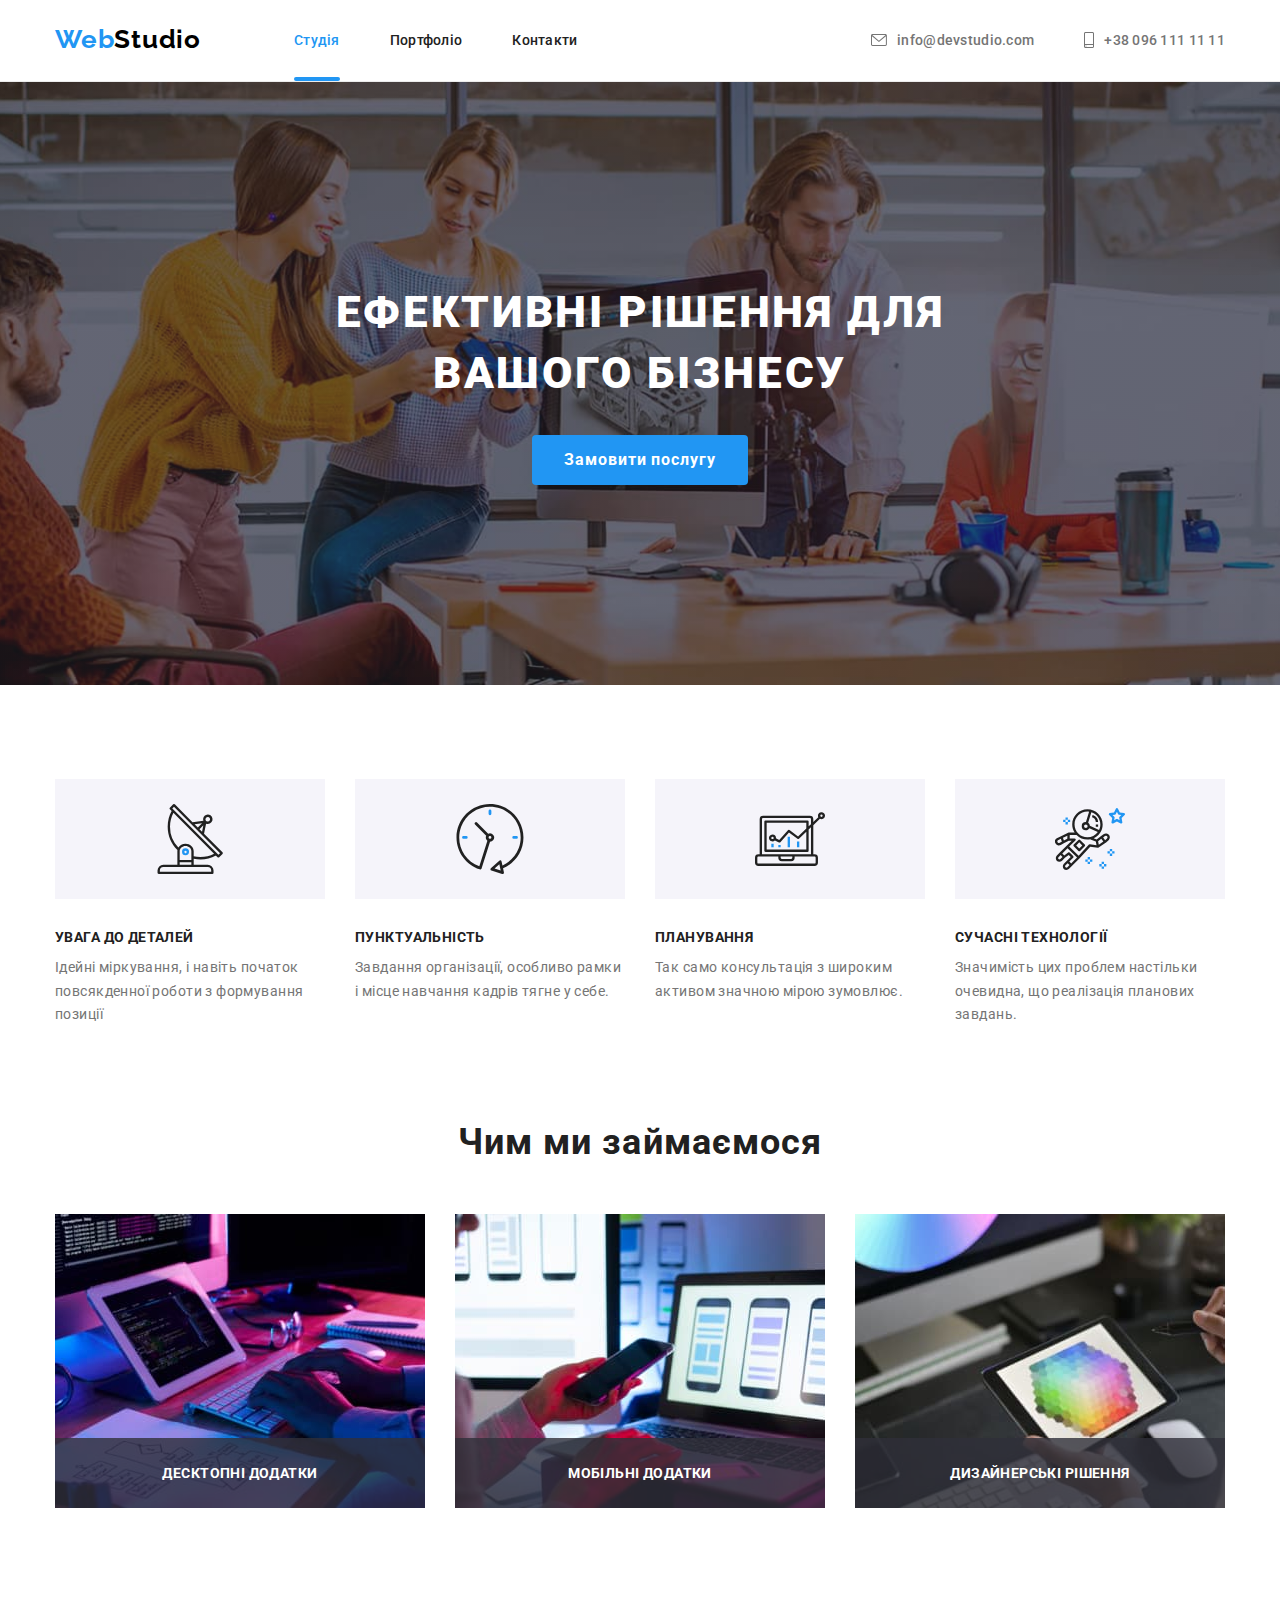
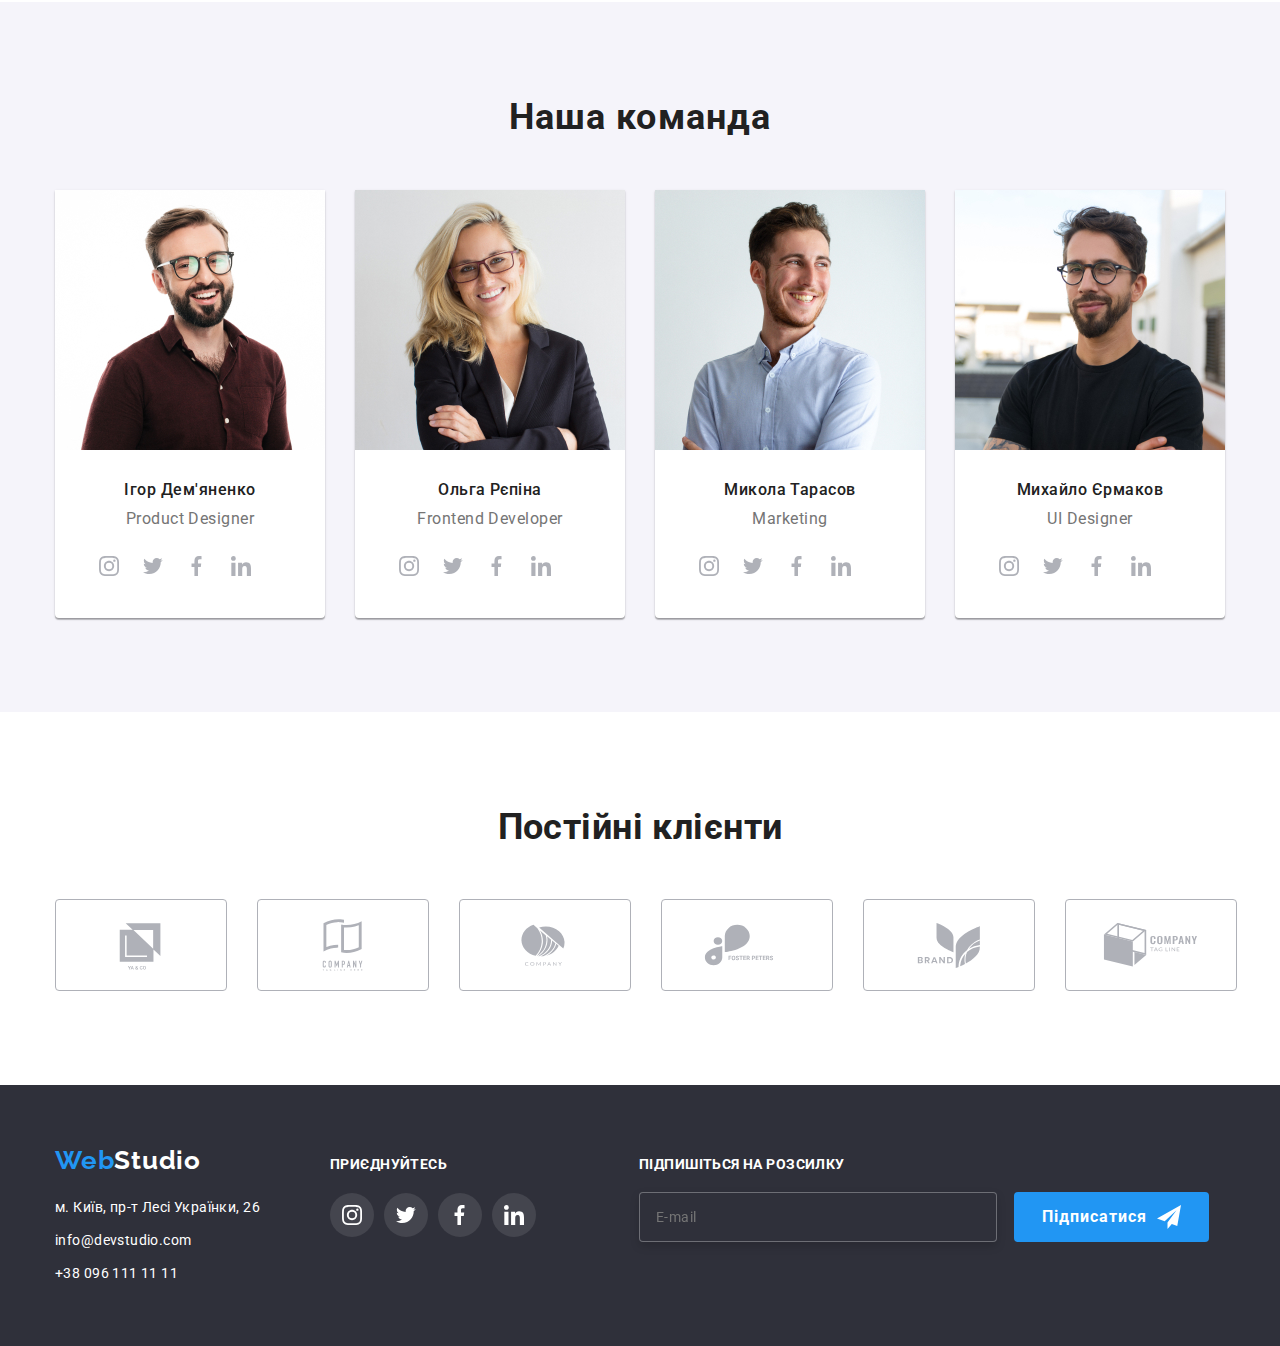
<file: index.html>
<!DOCTYPE html>
<html lang="uk">
  <head>
    <meta charset="UTF-8" />
    <meta http-equiv="X-UA-Compatible" content="IE=edge" />

    <meta name="viewport" content="width=device-width, initial-scale=1.0" />

    <link
      rel="stylesheet"
      href="https://fonts.googleapis.com/css2?family=Raleway:wght@700&family=Roboto:wght@400;500;700;900&display=swap"
    />
    <link
      rel="stylesheet"
      href="https://cdnjs.cloudflare.com/ajax/libs/modern-normalize/1.1.0/modern-normalize.min.css"
    />
    <link rel="stylesheet" href="./css/main.min.css" />
    <link rel="stylesheet" href="./js/modal.js" />
    <title>Document</title>
  </head>

  <body class="studio-main">
    <!-- HEADER -->

    <header class="page-header">
      <div class="container">
        <div class="page-header__wrap">
          <a href="" class="logo link">
            <span class="logo__element">Web</span>Studio</a
          >
          <nav class="page-header__nav">
            <ul class="page-header__nav-list list">
              <li class="page-header__nav-item">
                <a
                  href="./index.html"
                  class="page-header__nav-link page-header__nav-link--current link"
                  >Студія</a
                >
              </li>

              <li class="page-header__nav-item">
                <a href="./portfolio.html" class="link page-header__nav-link"
                  >Портфоліо</a
                >
              </li>

              <li class="page-header__nav-item">
                <a href="" class="link page-header__nav-link">Контакти</a>
              </li>
            </ul>
          </nav>

          <ul class="page-header__contact-list list">
            <li class="page-header__contact-item">
              <a
                href="mailto:info@devstudio.com"
                class="page-header__contact-link link"
              >
                <svg
                  class="page-header__icon page-header__icon-envelope"
                  width="16"
                  height="12"
                >
                  <use
                    href="./images/images-studio/sprite.svg#icon-envelope"
                  ></use>
                </svg>
                info@devstudio.com</a
              >
            </li>

            <li class="page-header__contact-item">
              <a href="tel:380961111111" class="page-header__contact-link link">
                <svg
                  class="page-header__icon page-header__icon-smartphone"
                  width="10"
                  height="16"
                >
                  <use
                    href="./images/images-studio/sprite.svg#icon-smartphone"
                  ></use>
                </svg>

                +38 096 111 11 11</a
              >
            </li>
          </ul>
        </div>

        <!-- mobile header -->

        <button
          type="button"
          class="page-header__nav-btn"
          aria-expanded="false"
          aria-controls="mobile-menu-btn"
          data-menu-button
        >
          <svg width="40" height="40" aria-label="Перемикач мобільного меню">
            <use
              class="page-header__icon-cross"
              href="./images/images-studio/sprite.svg#icon-close"
            ></use>
            <use
              class="page-header__icon-menu"
              href="./images/images-studio/sprite.svg#icon-menu"
            ></use>
          </svg>
        </button>

        <div class="page-header__mobile-menu" id="mobile-menu-btn" data-menu>
          <div class="page-header__mobile-nav">
            <nav class="">
              <ul class="page-header__mobile-nav-list list">
                <li class="page-header__mobile-nav-item">
                  <a
                    href="./index.html"
                    class="page-header__mobile-nav-link page-header__mobile-nav-link--current link"
                    >Студія</a
                  >
                </li>

                <li class="page-header__mobile-nav-item">
                  <a
                    href="./portfolio.html"
                    class="link page-header__mobile-nav-link"
                    >Портфоліо</a
                  >
                </li>

                <li class="page-header__mobile-nav-item">
                  <a href="" class="link page-header__mobile-nav-link"
                    >Контакти</a
                  >
                </li>
              </ul>
            </nav>
          </div>
          <div class="page-header__mobile-contacts">
            <ul class="list page-header__mobile-contacts-list">
              <li class="page-header__mobile-contact-item">
                <a
                  href="mailto:info@devstudio.com"
                  class="page-header__mobile-contact-link link"
                >
                  info@devstudio.com</a
                >
              </li>

              <li class="page-header__mobile-contact-item">
                <a
                  href="tel:380961111111"
                  class="page-header__mobile-contact-link link"
                >
                  +38 096 111 11 11</a
                >
              </li>
            </ul>
            <ul class="mobile-menu-list list">
              <li class="mobile-menu-item">
                <a href="" class="mobile-menu-link link">Instagram</a>
              </li>
              <li class="mobile-menu-item">
                <a href="" class="mobile-menu-link link">Twitter</a>
              </li>
              <li class="mobile-menu-item">
                <a href="" class="mobile-menu-link link">Facebook</a>
              </li>
              <li class="mobile-menu-item">
                <a href="" class="mobile-menu-link link">LinkedIn</a>
              </li>
            </ul>
          </div>
        </div>
      </div>
    </header>

    <!-- HERO SECTION -->

    <main>
      <section class="hero">
        <div class="hero__flex container">
          <h1 class="hero__title">Ефективні рішення для вашого бізнесу</h1>

          <button type="button" class="hero__button" data-modal-open>
            Замовити послугу
          </button>
        </div>
      </section>

      <!-- FEATURES -->

      <section class="features section">
        <div class="container">
          <h2 class="visually-hidden">Чому ми?</h2>

          <ul class="features__list list">
            <li class="features__item">
              <div class="features__icon">
                <svg class="features__antenna">
                  <use
                    href="./images/images-studio/sprite.svg#icon-antenna"
                  ></use>
                </svg>
              </div>

              <h3 class="features__title">УВАГА ДО ДЕТАЛЕЙ</h3>

              <p class="features__desc">
                Ідейні міркування, і навіть початок повсякденної роботи з
                формування позиції
              </p>
            </li>

            <li class="features__item">
              <div class="features__icon">
                <svg class="features__clock">
                  <use
                    href="./images/images-studio/sprite.svg#icon-clock"
                  ></use>
                </svg>
              </div>
              <h3 class="features__title">ПУНКТУАЛЬНІСТЬ</h3>

              <p class="features__desc">
                Завдання організації, особливо рамки і місце навчання кадрів
                тягне у себе.
              </p>
            </li>

            <li class="features__item">
              <div class="features__icon">
                <svg class="features__computer">
                  <use
                    href="./images/images-studio/sprite.svg#icon-computer"
                  ></use>
                </svg>
              </div>
              <h3 class="features__title">ПЛАНУВАННЯ</h3>

              <p class="features__desc">
                Так само консультація з широким активом значною мірою зумовлює.
              </p>
            </li>

            <li class="features__item">
              <div class="features__icon">
                <svg class="features__astronaut">
                  <use
                    href="./images/images-studio/sprite.svg#icon-astronaut"
                  ></use>
                </svg>
              </div>
              <h3 class="features__title">СУЧАСНІ ТЕХНОЛОГІЇ</h3>

              <p class="features__desc">
                Значимість цих проблем настільки очевидна, що реалізація
                планових завдань.
              </p>
            </li>
          </ul>
        </div>
      </section>

      <!-- WORK  -->

      <section class="work-specification section">
        <div class="container">
          <h2 class="work-specification__title">Чим ми займаємося</h2>

          <ul class="work-specification__list list">
            <li class="work-specification__item">
              <div class="work-specification__overlay">
                <picture>
                  <source
                    srcset="
                      ./images/images-studio/box1.jpg    1x,
                      ./images/images-studio/box1@2x.jpg 2x
                    "
                    media="(min-width:1200px)"
                  />
                  <img
                    class="work-specification__img"
                    src="./images/images-studio/box1.jpg"
                    alt="Людина, що працює на планшеті"
                    width="370"
                  />
                </picture>

                <span class="work-specification__field">Десктопні додатки</span>
              </div>
            </li>

            <li class="work-specification__item">
              <div class="work-specification__overlay">
                <picture>
                  <source
                    srcset="
                      ./images/images-studio/box2.jpg    1x,
                      ./images/images-studio/box2@2x.jpg 2x
                    "
                    media="(min-width:1200px)"
                  />
                  <img
                    class="work-specification__img"
                    src="./images/images-studio/box2.jpg"
                    alt="Людина, яка тримає телефон перед ноутбуком"
                    width="370"
                  />
                </picture>

                <span class="work-specification__field">Мобільні додатки</span>
              </div>
            </li>

            <li class="work-specification__item">
              <div class="work-specification__overlay">
                <picture>
                  <source
                    srcset="
                      ./images/images-studio/box3.jpg    1x,
                      ./images/images-studio/box3@2x.jpg 2x
                    "
                    media="(min-width:1200px)"
                  />
                  <img
                    class="work-specification__img"
                    src="./images/images-studio/box3.jpg"
                    alt="Людина, яка тримає планшет з палітрою"
                    width="370"
                  />
                </picture>

                <span class="work-specification__field"
                  >Дизайнерські рішення</span
                >
              </div>
            </li>
          </ul>
        </div>
      </section>

      <!-- TEAM -->
      <section class="team section">
        <div class="container">
          <h2 class="team__title">Наша команда</h2>

          <ul class="team__list list">
            <li class="team__item">
              <picture>
                <source
                  srcset="
                    ./images/images-studio/igor/imgdesktop.jpg    1x,
                    ./images/images-studio/igor/imgdesktop@2x.jpg 2x
                  "
                  media="(min-width:1200px)"
                />
                <source
                  srcset="
                    ./images/images-studio/igor/igor-tablet.jpg    1x,
                    ./images/images-studio/igor/igot-tablet@2x.jpg 2x
                  "
                  media="(min-width:768px)"
                />
                <source
                  srcset="
                    ./images/images-studio/igor/igor-mobile.jpg    1x,
                    ./images/images-studio/igor/igor-mobile@2x.jpg 2x
                  "
                  media="(max-width:480px)"
                />

                <img
                  class="team__image"
                  src="./images/images-studio/igor/imgdesktop.jpg"
                  alt="Фото члена команди"
                />
              </picture>

              <div class="team__content">
                <h3 class="team__member">Ігор Дем'яненко</h3>

                <p class="team__position">Product Designer</p>

                <!-- SOCIAL MEDIA ICONS -->

                <ul class="social-media list">
                  <li>
                    <a href="" class="social-media__link"
                      ><svg class="social-media__icon">
                        <use
                          href="./images/images-studio/sprite.svg#icon-instagram"
                        ></use>
                      </svg>
                    </a>
                  </li>
                  <li>
                    <a href="" class="social-media__link"
                      ><svg class="social-media__icon">
                        <use
                          href="./images/images-studio/sprite.svg#icon-twitter"
                        ></use>
                      </svg>
                    </a>
                  </li>
                  <li>
                    <a href="" class="social-media__link"
                      ><svg class="social-media__icon">
                        <use
                          href="./images/images-studio/sprite.svg#icon-facebook"
                        ></use>
                      </svg>
                    </a>
                  </li>
                  <li>
                    <a href="" class="social-media__link"
                      ><svg class="social-media__icon">
                        <use
                          href="./images/images-studio/sprite.svg#icon-linkedin"
                        ></use>
                      </svg>
                    </a>
                  </li>
                </ul>
              </div>
            </li>

            <li class="team__item">
              <picture>
                <source
                  srcset="
                    ./images/images-studio/olga/imgdesktop.jpg    1x,
                    ./images/images-studio/olga/imgdesktop@2x.jpg 2x
                  "
                  media="(min-width:1200px)"
                />
                <source
                  srcset="
                    ./images/images-studio/olga/imgtablet.jpg    1x,
                    ./images/images-studio/olga/imgtablet@2x.jpg 2x
                  "
                  media="(min-width:768px)"
                />
                <source
                  srcset="
                    ./images/images-studio/olga/imgmobile.jpg    1x,
                    ./images/images-studio/olga/imgmobile@2x.jpg 2x
                  "
                  media="(max-width:480px)"
                />

                <img
                  class="team__image"
                  src="./images/images-studio/olga/imgdesktop.jpg"
                  alt="Фото члена команди"
                />
              </picture>
              <div class="team__content">
                <h3 class="team__member">Ольга Рєпіна</h3>

                <p class="team__position">Frontend Developer</p>

                <!-- SOCIAL MEDIA ICONS -->

                <ul class="social-media list">
                  <li>
                    <a href="" class="social-media__link"
                      ><svg class="social-media__icon">
                        <use
                          href="./images/images-studio/sprite.svg#icon-instagram"
                        ></use>
                      </svg>
                    </a>
                  </li>
                  <li>
                    <a href="" class="social-media__link"
                      ><svg class="social-media__icon">
                        <use
                          href="./images/images-studio/sprite.svg#icon-twitter"
                        ></use>
                      </svg>
                    </a>
                  </li>
                  <li>
                    <a href="" class="social-media__link"
                      ><svg class="social-media__icon">
                        <use
                          href="./images/images-studio/sprite.svg#icon-facebook"
                        ></use>
                      </svg>
                    </a>
                  </li>
                  <li>
                    <a href="" class="social-media__link"
                      ><svg class="social-media__icon">
                        <use
                          href="./images/images-studio/sprite.svg#icon-linkedin"
                        ></use>
                      </svg>
                    </a>
                  </li>
                </ul>
              </div>
            </li>

            <li class="team__item">
              <picture>
                <source
                  srcset="
                    ./images/images-studio/mykola/imgdesktop.jpg    1x,
                    ./images/images-studio/mykola/img@2xdesktop.jpg 2x
                  "
                  media="(min-width:1200px)"
                />
                <source
                  srcset="
                    ./images/images-studio/mykola/imgtablet.jpg    1x,
                    ./images/images-studio/mykola/imgtablet@2x.jpg 2x
                  "
                  media="(min-width:768px)"
                />
                <source
                  srcset="
                    ./images/images-studio/mykola/imgmobile.jpg    1x,
                    ./images/images-studio/mykola/imgmobile@2x.jpg 2x
                  "
                  media="(max-width:480px)"
                />

                <img
                  class="team__image"
                  src="./images/images-studio/mykola/imgdesktop.jpg"
                  alt="Фото члена команди"
                />
              </picture>
              <div class="team__content">
                <h3 class="team__member">Микола Тарасов</h3>

                <p class="team__position">Marketing</p>

                <!-- SOCIAL MEDIA ICONS -->

                <ul class="social-media list">
                  <li>
                    <a href="" class="social-media__link"
                      ><svg class="social-media__icon">
                        <use
                          href="./images/images-studio/sprite.svg#icon-instagram"
                        ></use>
                      </svg>
                    </a>
                  </li>
                  <li>
                    <a href="" class="social-media__link"
                      ><svg class="social-media__icon">
                        <use
                          href="./images/images-studio/sprite.svg#icon-twitter"
                        ></use>
                      </svg>
                    </a>
                  </li>
                  <li>
                    <a href="" class="social-media__link"
                      ><svg class="social-media__icon">
                        <use
                          href="./images/images-studio/sprite.svg#icon-facebook"
                        ></use>
                      </svg>
                    </a>
                  </li>
                  <li>
                    <a href="" class="social-media__link"
                      ><svg class="social-media__icon">
                        <use
                          href="./images/images-studio/sprite.svg#icon-linkedin"
                        ></use>
                      </svg>
                    </a>
                  </li>
                </ul>
              </div>
            </li>

            <li class="team__item">
              <picture>
                <source
                  srcset="
                    ./images/images-studio/myhailo/imgdesktop.jpg    1x,
                    ./images/images-studio/myhailo/imgdesktop@2x.jpg 2x
                  "
                  media="(min-width:1200px)"
                />
                <source
                  srcset="
                    ./images/images-studio/myhailo/imgtablet.jpg    1x,
                    ./images/images-studio/myhailo/imgtablet@2x.jpg 2x
                  "
                  media="(min-width:768px)"
                />
                <source
                  srcset="
                    ./images/images-studio/myhailo/imgmobile.jpg    1x,
                    ./images/images-studio/myhailo/imgmobile@2x.jpg 2x
                  "
                  media="(max-width:480px)"
                />

                <img
                  class="team__image"
                  src="./images/images-studio/myhailo/imgdesktop.jpg"
                  alt="Фото члена команди"
                />
              </picture>
              <div class="team__content">
                <h3 class="team__member">Михайло Єрмаков</h3>

                <p class="team__position">UI Designer</p>

                <!-- SOCIAL MEDIA ICONS -->

                <ul class="social-media list">
                  <li>
                    <a href="" class="social-media__link"
                      ><svg class="social-media__icon">
                        <use
                          href="./images/images-studio/sprite.svg#icon-instagram"
                        ></use>
                      </svg>
                    </a>
                  </li>
                  <li>
                    <a href="" class="social-media__link"
                      ><svg class="social-media__icon">
                        <use
                          href="./images/images-studio/sprite.svg#icon-twitter"
                        ></use>
                      </svg>
                    </a>
                  </li>
                  <li>
                    <a href="" class="social-media__link"
                      ><svg class="social-media__icon">
                        <use
                          href="./images/images-studio/sprite.svg#icon-facebook"
                        ></use>
                      </svg>
                    </a>
                  </li>
                  <li>
                    <a href="" class="social-media__link"
                      ><svg class="social-media__icon">
                        <use
                          href="./images/images-studio/sprite.svg#icon-linkedin"
                        ></use>
                      </svg>
                    </a>
                  </li>
                </ul>
              </div>
            </li>
          </ul>
        </div>
      </section>

      <!-- OUR CLIENTS -->
      <section class="clients section">
        <div class="container">
          <h2 class="clients__title">Постійні клієнти</h2>

          <ul class="clients-list list">
            <li class="clients-list__item">
              <a href="" class="client__link">
                <svg class="clients__icon" width="106" height="60">
                  <use
                    href="./images/images-studio/sprite.svg#icon-client-one"
                  ></use>
                </svg>
              </a>
            </li>
            <li class="clients-list__item">
              <a href="" class="client__link">
                <svg class="clients__icon" width="106" height="60">
                  <use
                    href="./images/images-studio/sprite.svg#icon-client-two"
                  ></use>
                </svg>
              </a>
            </li>
            <li class="clients-list__item">
              <a href="" class="client__link">
                <svg class="clients__icon" width="106" height="60">
                  <use
                    href="./images/images-studio/sprite.svg#icon-client-three"
                  ></use>
                </svg>
              </a>
            </li>
            <li class="clients-list__item">
              <a href="" class="client__link">
                <svg class="clients__icon" width="106" height="60">
                  <use
                    href="./images/images-studio/sprite.svg#icon-client-four"
                  ></use>
                </svg>
              </a>
            </li>
            <li class="clients-list__item">
              <a href="" class="client__link">
                <svg class="clients__icon" width="106" height="60">
                  <use
                    href="./images/images-studio/sprite.svg#icon-client-five"
                  ></use>
                </svg>
              </a>
            </li>
            <li class="clients-list__item">
              <a href="" class="client__link">
                <svg class="clients__icon" width="106" height="60">
                  <use
                    href="./images/images-studio/sprite.svg#icon-client-six"
                  ></use>
                </svg>
              </a>
            </li>
          </ul>
        </div>
      </section>
    </main>

    <!-- FOOTER -->

    <footer class="footer">
      <div class="footer__flex container">
        <div class="footer__flex-pos">
          <div class="footer__adress-wrap">
            <a href="" class="logo logo--theme-dark link">
              <span class="logo__element">Web</span>Studio</a
            >

            <address class="address">
              <ul class="address__list list">
                <li class="address__item">
                  <a href="" class="address__link link">
                    м. Київ, пр-т Лесі Українки, 26</a
                  >
                </li>
                <li class="address__item">
                  <a
                    href="mailto:info@devstudio.com"
                    class="address__link address__link--active link"
                    >info@devstudio.com</a
                  >
                </li>
                <li>
                  <a
                    href="tel:380961111111"
                    class="address__link address__link--active link"
                    >+38 096 111 11 11</a
                  >
                </li>
              </ul>
            </address>
          </div>

          <div class="join">
            <p class="join__title">приєднуйтесь</p>
            <ul class="join-list list">
              <li>
                <a href="" class="join-list__link">
                  <svg class="join-list__icon">
                    <use
                      href="./images/images-studio/sprite.svg#icon-instagram"
                    ></use>
                  </svg>
                </a>
              </li>
              <li>
                <a href="" class="join-list__link">
                  <svg class="join-list__icon">
                    <use
                      href="./images/images-studio/sprite.svg#icon-twitter"
                    ></use>
                  </svg>
                </a>
              </li>
              <li>
                <a href="" class="join-list__link">
                  <svg class="join-list__icon">
                    <use
                      href="./images/images-studio/sprite.svg#icon-facebook"
                    ></use>
                  </svg>
                </a>
              </li>
              <li>
                <a href="" class="join-list__link">
                  <svg class="join-list__icon">
                    <use
                      href="./images/images-studio/sprite.svg#icon-linkedin"
                    ></use>
                  </svg>
                </a>
              </li>
            </ul>
          </div>
        </div>

        <!-- 
     SIGNUP-FORM  -->

        <form class="signup-form">
          <p class="signup-form__title">Підпишіться на розсилку</p>
          <div class="signup-form__wrap">
            <input
              type="email"
              class="signup-form__input"
              placeholder="E-mail"
            />

            <button type="submit" class="signup-form__btn">
              Підписатися
              <svg class="signup-form__icon" width="24" height="24">
                <use
                  href="./images/images-studio/sprite.svg#icon-icon-send-2"
                ></use>
              </svg>
            </button>
          </div>
        </form>
      </div>
    </footer>

    <div class="backdrop is-hidden" data-modal>
      <div class="modal">
        <button type="button" class="modal__btn" data-modal-close>
          <svg class="modal__close-icon" width="18" height="18">
            <use
              href="./images/images-studio/sprite.svg#icon-close-black"
            ></use>
          </svg>
        </button>

        <p class="modal__title">Залиште свої дані, ми вам передзвонимо</p>

        <form class="contact-form">
          <label for="user-name" class="contact-form__label"> Ім'я </label>
          <div class="contact-form__wrap">
            <input
              type="text"
              name="user-name"
              class="contact-form__input"
              id="user-name"
            />
            <svg class="contact-form__icon" width="18" height="18">
              <use href="./images/images-studio/sprite.svg#icon-person"></use>
            </svg>
          </div>

          <label for="user-phone" class="contact-form__label">Телефон </label>
          <div class="contact-form__wrap">
            <input
              type="tel"
              name="users-phone"
              class="contact-form__input"
              id="user-phone"
            />
            <svg class="contact-form__icon" width="18" height="18">
              <use href="./images/images-studio/sprite.svg#icon-phone"></use>
            </svg>
          </div>

          <label for="user-email" class="contact-form__label">Пошта </label>
          <div class="contact-form__wrap">
            <input
              type="email"
              name="users-email"
              class="contact-form__input"
              id="user-email"
            />
            <svg class="contact-form__icon" width="18" height="18">
              <use
                href="./images/images-studio/sprite.svg#icon-email-black"
              ></use>
            </svg>
          </div>

          <div class="contact-form__wrap">
            <label class="contact-form__label"
              >Коментар
              <textarea
                name="comment"
                placeholder="Введіть текст"
                class="contact-form__comment"
              ></textarea>
            </label>
          </div>

          <div class="checkbox">
            <input
              type="checkbox"
              name="policy"
              value="agreed"
              class="checkbox__input"
            />
            <svg class="checkbox__icon" width="16" height="15">
              <use href="./images/images-studio/sprite.svg#icon-check"></use>
            </svg>
            <p class="checkbox__policy">
              Погоджуюся з розсилкою та приймаю
              <a href="" class="checkbox__policy-link">Умови договору</a>
            </p>
          </div>

          <button type="submit" class="signup-form__submit-btn">
            Відправити
          </button>
        </form>
      </div>
    </div>

    <script src="./js/modalDarlene.js"></script>
<!-- 
    <script src="./js/modal.js"></script>
    <script src="./js/menu.js"></script> -->
  </body>
</html>
</file>
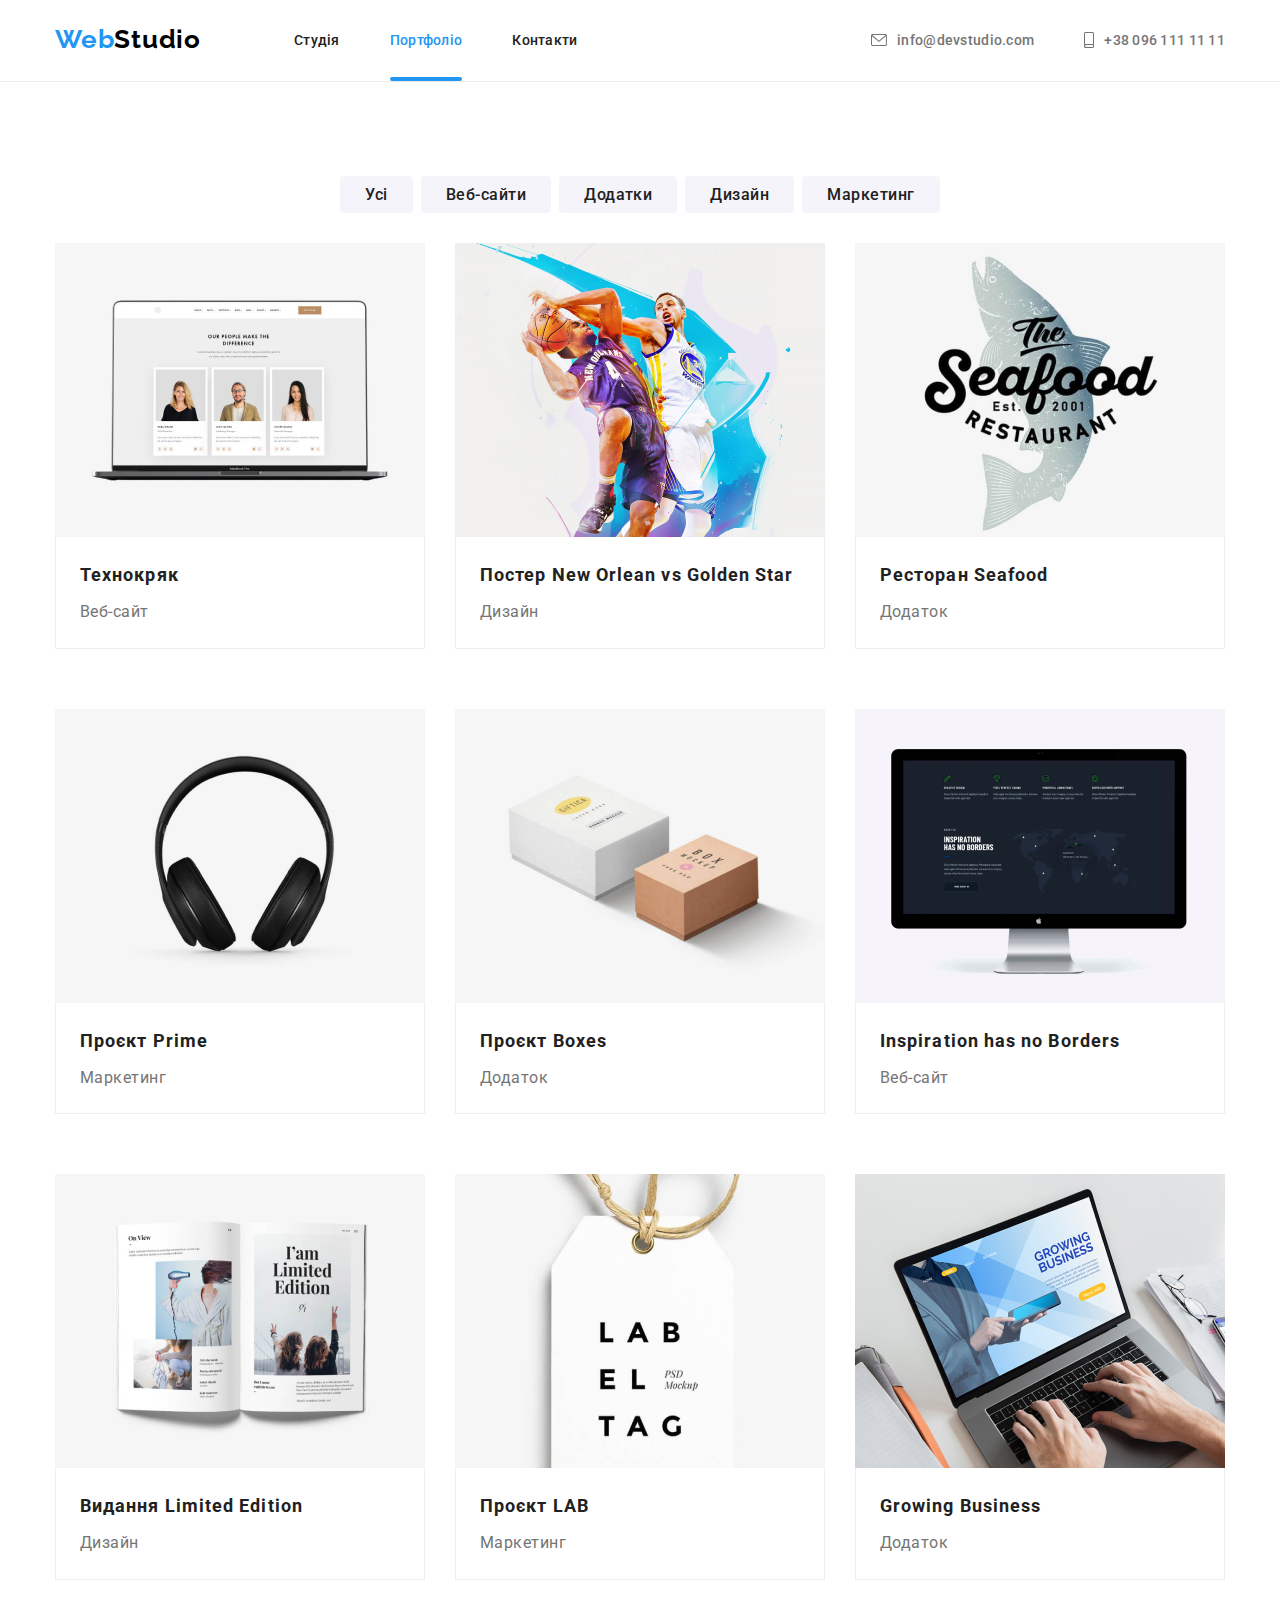
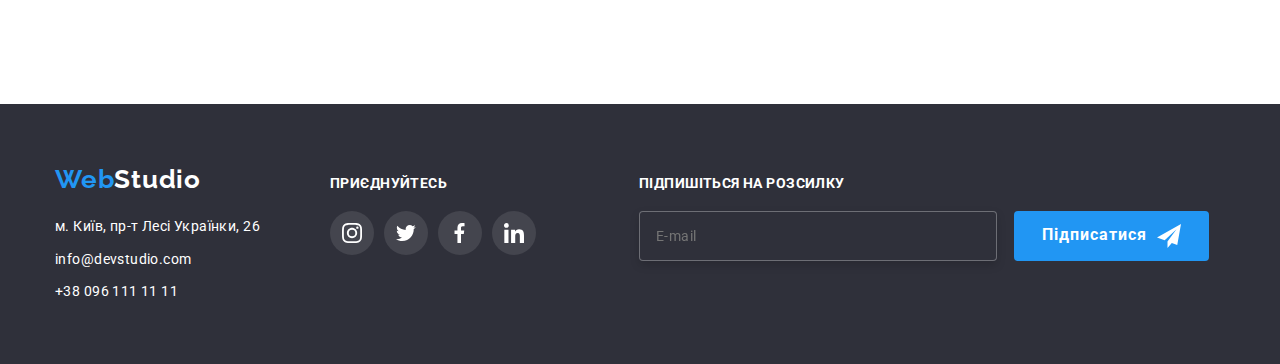
<file: portfolio.html>
<!DOCTYPE html>
<html lang="uk">
  <head>
    <meta charset="UTF-8" />
    <meta http-equiv="X-UA-Compatible" content="IE=edge" />

    <meta name="viewport" content="width=device-width, initial-scale=1.0" />
    <link
      rel="stylesheet"
      href="https://fonts.googleapis.com/css2?family=Raleway:wght@700&family=Roboto:wght@400;500;700;900&display=swap"
    />
    <link
      rel="stylesheet"
      href="https://cdnjs.cloudflare.com/ajax/libs/modern-normalize/1.1.0/modern-normalize.min.css"
    />

    <link rel="stylesheet" href="./css/main.min.css">
    <link rel="stylesheet" href="./js/menu.js">

    <title>Document</title>
  </head>
  <body class="portfolio-main">
    <!-- HEADER -->
    <header class="page-header">
      <div class="container">
        <div class="page-header__wrap">
          <a href="" class="logo link">
            <span class="logo__element">Web</span>Studio</a
          >
          <nav class="page-header__nav">
            <ul class="page-header__nav-list list">
              <li class="page-header__nav-item">
                <a
                  href="./index.html"
                  class="page-header__nav-link  link"
                  >Студія</a
                >
              </li>

              <li class="page-header__nav-item">
                <a href="./portfolio.html" class="link page-header__nav-link page-header__nav-link--current"
                  >Портфоліо</a
                >
              </li>

              <li class="page-header__nav-item">
                <a href="" class="link page-header__nav-link">Контакти</a>
              </li>
            </ul>
          </nav>

          <ul class="page-header__contact-list list">
            <li class="page-header__contact-item">
              <a
                href="mailto:info@devstudio.com"
                class="page-header__contact-link link"
              >
                <svg
                  class="page-header__icon page-header__icon-envelope"
                  width="16"
                  height="12"
                >
                  <use
                    href="./images/images-studio/sprite.svg#icon-envelope"
                  ></use>
                </svg>
                info@devstudio.com</a
              >
            </li>

            <li class="page-header__contact-item">
              <a href="tel:380961111111" class="page-header__contact-link link">
                <svg
                  class="page-header__icon page-header__icon-smartphone"
                  width="10"
                  height="16"
                >
                  <use
                    href="./images/images-studio/sprite.svg#icon-smartphone"
                  ></use>
                </svg>

                +38 096 111 11 11</a
              >
            </li>
          </ul>
        </div>

<!-- MOBILE HEADER -->

        <button
          type="button"
          class="page-header__nav-btn "
          aria-expanded="false"
          aria-controls="mobile-menu-btn"
          data-menu-button
        >
          <svg width="40" height="40" aria-label="Перемикач мобільного меню">
            <use
              class="page-header__icon-cross"
              href="./images/images-studio/sprite.svg#icon-close"
            ></use>
            <use
              class="page-header__icon-menu"
              href="./images/images-studio/sprite.svg#icon-menu"
            ></use>
          </svg>
        </button>

        <div
          class="page-header__mobile-menu "
          id="mobile-menu-btn"
          data-menu
        >
<div class="page-header__mobile-nav">
  <nav class="">
    <ul class="page-header__mobile-nav-list list">
      <li class="page-header__mobile-nav-item">
        <a
          href="./index.html"
          class=" page-header__mobile-nav-link link"
          >Студія</a
        >
      </li>

      <li class="page-header__mobile-nav-item">
        <a href="./portfolio.html" class="link page-header__mobile-nav-link page-header__mobile-nav-link--current "
          >Портфоліо</a
        >
      </li>

      <li class="page-header__mobile-nav-item">
        <a href="" class="link page-header__mobile-nav-link">Контакти</a>
      </li>
    </ul>
  </nav>
</div>
        <div class="page-header__mobile-contacts">
          <ul class="list page-header__mobile-contacts-list">
            <li class="page-header__mobile-contact-item">
              <a
                href="mailto:info@devstudio.com"
                class="page-header__mobile-contact-link link"
              >
              
                 
                info@devstudio.com</a
              >
            </li>
  
            <li class="page-header__mobile-contact-item">
              <a href="tel:380961111111" class="page-header__mobile-contact-link link">
              
  
                +38 096 111 11 11</a
              >
            </li>
          </ul>
          <ul class="mobile-menu-list list">
            <li class="mobile-menu-item"><a href="" class="mobile-menu-link link">Instagram</a></li>
            <li class="mobile-menu-item"><a href="" class="mobile-menu-link link">Twitter</a></li>
            <li class="mobile-menu-item"><a href="" class="mobile-menu-link link">Facebook</a></li>
            <li class="mobile-menu-item"><a href="" class="mobile-menu-link link">LinkedIn</a></li>
          </ul>
        </div>
        


      </div>
      
      </div>
    </header>
    <main>
      <!-- PARTFOLIO NAVIGATION -->

      <section class="portfolio-navigation section">
        <div class="container">
          <h1 class="portfolio-navigation__title visually-hidden">Portfolio</h1>
          
          
          
          <!-- Potfolio nav -->


          
          <ul class="portfolio-navigation__list list">
            <li class="portfolio-navigation__item">
              <button type="button" class="portfolio-navigation__button">Усі</button>
            </li>
            <li class="portfolio-navigation__item">
              <button type="button" class="portfolio-navigation__button">Веб-сайти</button>
            </li>
            <li class="portfolio-navigation__item">
              <button type="button" class="portfolio-navigation__button">Додатки</button>
            </li>
            <li class="portfolio-navigation__item">
              <button type="button" class="portfolio-navigation__button">Дизайн</button>
            </li>
            <li class="portfolio-navigation__item">
              <button type="button" class="portfolio-navigation__button">Маркетинг</button>
            </li>
          </ul>
        </div>
      

        <!-- PHOTO GALLERY -->

        <div class="container">
          <ul class="portfolio list">
            <li class="portfolio__item">
              <a href="" class="link ">
                <div class="portfolio__position">


                  <picture>
                    <source srcset="./images/images-portfolio/imgdesktop1.jpg 1x, ./images/images-portfolio/imgdesktop1@2x.jpg 2x" media="(min-width:1200px)">
                    <source srcset="./images/images-portfolio/imgtablet1.jpg 1x, ./images/images-portfolio/imgtablet1@2x.jpg 2x" media="(min-width:768px)">
                    <source srcset="./images/images-portfolio/imgmobile0.jpg 1x, ./images/images-portfolio/imgmobile0@2x.jpg 2x" media="(max-width:480px)">

                    <img class="portfolio__img"
                    src="./images/images-portfolio/imgdesktop1.jpg"
                    alt="Ноутбук"
                    width="370"
                  />
                  </picture>



                 
                  <div class="portfolio__wrap">
                    <p class="portfolio__overlay">
                      Ресурс пропонує комплексні пропозиції з різним рівнем
                      функціоналу та сервісів. Все це дозволить відвідувачу
                      отримати вичерпні відомості про компанію чи приватну
                      особу.
                    </p>
                  </div>
                </div>

                <div class="portfolio__content">
                  <h2 class="portfolio__title">Технокряк</h2>
                  <p class="portfolio__text">Веб-сайт</p>
                </div>
              </a>
            </li>

            <li class="portfolio__item">
              <a href="" class="link ">
                <div class="portfolio__position">
                  <picture>
                    <source srcset="./images/images-portfolio/imgdesktop2.jpg 1x, ./images/images-portfolio/imgdesktop2@2x.jpg 2x" media="(min-width:1200px)">
                    <source srcset="./images/images-portfolio/imgtablet2.jpg 1x, ./images/images-portfolio/imgtablet2@2x.jpg 2x" media="(min-width:768px)">
                    <source srcset="./images/images-portfolio/imgmobile1.jpg 1x, ./images/images-portfolio/imgmobile1@2x.jpg 2x" media="(max-width:480px)">

                    <img class="portfolio__img"
                    src="./images/images-portfolio/imgdesktop2.jpg"
                    alt="Баскетбол"
                    width="370"
                  />
                  </picture>

                  <div class="portfolio__wrap">
                    <p class="portfolio__overlay">
                      Ресурс пропонує комплексні пропозиції з різним рівнем
                      функціоналу та сервісів. Все це дозволить відвідувачу
                      отримати вичерпні відомості про компанію чи приватну
                      особу.
                    </p>
                  </div>
                </div>
                <div class="portfolio__content">
                  <h2 class="portfolio__title">
                    Постер New Orlean vs Golden Star
                  </h2>
                  <p class="portfolio__text">Дизайн</p>
                </div>
              </a>
            </li>

            <li class="portfolio__item">
              <a href="" class="link ">
                <div class="portfolio__position">

                  <picture>
                    <source srcset="./images/images-portfolio/imgdesktop3.jpg 1x, ./images/images-portfolio/imgdesktop3@2x.jpg 2x" media="(min-width:1200px)">
                    <source srcset="./images/images-portfolio/imgtablet3.jpg 1x, ./images/images-portfolio/imgtablet3@2x.jpg 2x" media="(min-width:768px)">
                    <source srcset="./images/images-portfolio/imgmobile2.jpg 1x, ./images/images-portfolio/imgmobile2@2x.jpg 2x" media="(max-width:480px)">

                    <img class="portfolio__img"
                    src="./images/images-portfolio/imgdesktop3.jpg"
                    alt="Лого ресторану з рибою"
                    width="370"
                  />
                  </picture>



                 

                  <div class="portfolio__wrap">
                    <p class="portfolio__overlay">
                      Ресурс пропонує комплексні пропозиції з різним рівнем
                      функціоналу та сервісів. Все це дозволить відвідувачу
                      отримати вичерпні відомості про компанію чи приватну
                      особу.
                    </p>
                  </div>
                </div>
                <div class="portfolio__content">
                  <h2 class="portfolio__title">Ресторан Seafood</h2>
                  <p class="portfolio__text">Додаток</p>
                </div>
              </a>
            </li>

            <li class="portfolio__item">
              <a href="" class="link ">
                <div class="portfolio__position">

                  <picture>
                    <source srcset="./images/images-portfolio/imgdesktop4.jpg 1x, ./images/images-portfolio/imgdesktop4@2x.jpg 2x" media="(min-width:1200px)">
                    <source srcset="./images/images-portfolio/imgtablet4.jpg 1x, ./images/images-portfolio/imgtablet4@2x.jpg 2x" media="(min-width:768px)">
                    <source srcset="./images/images-portfolio/imgmobile3.jpg 1x, ./images/images-portfolio/imgmobile3@2x.jpg 2x" media="(max-width:480px)">

                    <img class="portfolio__img"
                    src="./images/images-portfolio/imgdesktop4.jpg"
                    alt="Навушники"
                    width="370"
                  />
                  </picture>


                  

                  <div class="portfolio__wrap">
                    <p class="portfolio__overlay">
                      Ресурс пропонує комплексні пропозиції з різним рівнем
                      функціоналу та сервісів. Все це дозволить відвідувачу
                      отримати вичерпні відомості про компанію чи приватну
                      особу.
                    </p>
                  </div>
                </div>

                <div class="portfolio__content">
                  <h2 class="portfolio__title">Проєкт Prime</h2>
                  <p class="portfolio__text">Маркетинг</p>
                </div>
              </a>
            </li>

            <li class="portfolio__item">
              <a href="" class="link ">
                <div class="portfolio__position">

                  <picture>
                    <source srcset="./images/images-portfolio/imgdesktop5.jpg 1x, ./images/images-portfolio/imgdesktop5@2x.jpg 2x" media="(min-width:1200px)">
                    <source srcset="./images/images-portfolio/imgtablet5.jpg 1x, ./images/images-portfolio/imgtablet5@2x.jpg 2x" media="(min-width:768px)">
                    <source srcset="./images/images-portfolio/imgmobile4.jpg 1x, ./images/images-portfolio/imgmobile4@2x.jpg 2x" media="(max-width:480px)">

                    <img class="portfolio__img"
                    src="./images/images-portfolio/imgdesktop5.jpg"
                    alt="Пакувальні коробки"
                    width="370"
                  />
                  </picture>





                 

                  <div class="portfolio__wrap">
                    <p class="portfolio__overlay">
                      Ресурс пропонує комплексні пропозиції з різним рівнем
                      функціоналу та сервісів. Все це дозволить відвідувачу
                      отримати вичерпні відомості про компанію чи приватну
                      особу.
                    </p>
                  </div>
                </div>
                <div class="portfolio__content">
                  <h2 class="portfolio__title">Проєкт Boxes</h2>
                  <p class="portfolio__text">Додаток</p>
                </div>
              </a>
            </li>
            <li class="portfolio__item">
              <a href="" class="link ">
                <div class="portfolio__position">

                  <picture>
                    <source srcset="./images/images-portfolio/imgdesktop6.jpg 1x, ./images/images-portfolio/imgdesktop6@2x.jpg 2x" media="(min-width:1200px)">
                    <source srcset="./images/images-portfolio/imgtablet6.jpg 1x, ./images/images-portfolio/imgtablet6@2x.jpg 2x" media="(min-width:768px)">
                    <source srcset="./images/images-portfolio/imgmobile5.jpg 1x, ./images/images-portfolio/imgmobile5@2x.jpg 2x" media="(max-width:480px)">

                    <img class="portfolio__img"
                    src="./images/images-portfolio/imgdesktop6.jpg"
                    alt="Монітор"
                    width="370"
                  />
                  </picture>





                  <div class="portfolio__wrap">
                    <p class="portfolio__overlay">
                      Ресурс пропонує комплексні пропозиції з різним рівнем
                      функціоналу та сервісів. Все це дозволить відвідувачу
                      отримати вичерпні відомості про компанію чи приватну
                      особу.
                    </p>
                  </div>
                </div>
                <div class="portfolio__content">
                  <h2 class="portfolio__title">Inspiration has no Borders</h2>
                  <p class="portfolio__text">Веб-сайт</p>
                </div>
              </a>
            </li>

            <li class="portfolio__item">
              <a href="" class="link ">
                <div class="portfolio__position">

                  <picture>
                    <source srcset="./images/images-portfolio/imgdesktop7.jpg 1x, ./images/images-portfolio/imgdesktop7@2x.jpg 2x" media="(min-width:1200px)">
                    <source srcset="./images/images-portfolio/imgtablet7.jpg 1x, ./images/images-portfolio/imgtablet7@2x.jpg 2x" media="(min-width:768px)">
                    <source srcset="./images/images-portfolio/imgmobile6.jpg 1x, ./images/images-portfolio/imgmobile6@2x.jpg 2x" media="(max-width:480px)">

                    <img class="portfolio__img"
                    src="./images/images-portfolio/imgdesktop7.jpg"
                    alt="Журнал"
                    width="370"
                  />
                  </picture>





                

                  <div class="portfolio__wrap">
                    <p class="portfolio__overlay">
                      Ресурс пропонує комплексні пропозиції з різним рівнем
                      функціоналу та сервісів. Все це дозволить відвідувачу
                      отримати вичерпні відомості про компанію чи приватну
                      особу.
                    </p>
                  </div>
                </div>
                <div class="portfolio__content">
                  <h2 class="portfolio__title">Видання Limited Edition</h2>
                  <p class="portfolio__text">Дизайн</p>
                </div>
              </a>
            </li>
            <li class="portfolio__item">
              <a href="" class="link ">
                <div class="portfolio__position">


                  <picture>
                    <source srcset="./images/images-portfolio/imgdesktop8.jpg 1x, ./images/images-portfolio/imgdesktop8@2x.jpg 2x" media="(min-width:1200px)">
                    <source srcset="./images/images-portfolio/imgtablet8.jpg 1x, ./images/images-portfolio/imgtablet8@2x.jpg 2x" media="(min-width:768px)">
                    <source srcset="./images/images-portfolio/imgmobile7.jpg 1x, ./images/images-portfolio/imgmobile7@2x.jpg 2x" media="(max-width:480px)">

                    <img class="portfolio__img"
                    src="./images/images-portfolio/imgdesktop8.jpg"
                    alt="Тег"
                    width="370"
                  />
                  </picture>


                
                  <div class="portfolio__wrap">
                    <p class="portfolio__overlay">
                      Ресурс пропонує комплексні пропозиції з різним рівнем
                      функціоналу та сервісів. Все це дозволить відвідувачу
                      отримати вичерпні відомості про компанію чи приватну
                      особу.
                    </p>
                  </div>
                </div>
                <div class="portfolio__content">
                  <h2 class="portfolio__title">Проєкт LAB</h2>
                  <p class="portfolio__text">Маркетинг</p>
                </div>
              </a>
            </li>
            <li class="portfolio__item">
              <a href="" class="link ">
                <div class="portfolio__position">


                  <picture>
                    <source srcset="./images/images-portfolio/imgdesktop9.jpg 1x, ./images/images-portfolio/imgdesktop9@2x.jpg 2x" media="(min-width:1200px)">
                    <source srcset="./images/images-portfolio/imgtablet9.jpg 1x, ./images/images-portfolio/imgtablet9@2x.jpg 2x" media="(min-width:768px)">
                    <source srcset="./images/images-portfolio/imgmobile8.jpg 1x, ./images/images-portfolio/imgmobile8@2x.jpg 2x" media="(max-width:480px)">

                    <img class="portfolio__img"
                    src="./images/images-portfolio/imgdesktop9.jpg"
                    alt="Ноутбук"
                    width="370"
                  />
                  </picture>




                  <div class="portfolio__wrap">
                    <p class="portfolio__overlay">
                      Ресурс пропонує комплексні пропозиції з різним рівнем
                      функціоналу та сервісів. Все це дозволить відвідувачу
                      отримати вичерпні відомості про компанію чи приватну
                      особу.
                    </p>
                  </div>
                </div>
                <div class="portfolio__content">
                  <h2 class="portfolio__title">Growing Business</h2>
                  <p class="portfolio__text">Додаток</p>
                </div>
              </a>
            </li>
          </ul>
        </div>
      </section>
        
      
    </main>

    <!-- Footer -->

    <footer class="footer ">
      <div class="footer__flex container ">

        <div class="footer__flex-pos">


          <div class="footer__adress-wrap">
            <a href="" class="logo logo--theme-dark link">
              <span class="logo__element ">Web</span>Studio</a>
        
            <address class="address">
              <ul class="address__list list">
                <li class="address__item">
                  <a href="" class="address__link link">
                    м. Київ, пр-т Лесі Українки, 26</a
                  >
                </li >
                <li class="address__item">
                  <a href="mailto:info@devstudio.com" class="address__link address__link--active link"
                    >info@devstudio.com</a
                  >
                </li>
                <li>
                  <a href="tel:380961111111" class="address__link address__link--active link"
                    >+38 096 111 11 11</a
                  >
                </li>
              </ul>
            </address>
          </div>
        
          
          <div class="join">
        <p class="join__title">
        приєднуйтесь
        </p>
        <ul class="join-list list">
        <li><a href="" class="join-list__link">
        <svg class="join-list__icon "> <use href="./images/images-studio/sprite.svg#icon-instagram">
        
        </use></svg>
        </a></li>
        <li><a href="" class="join-list__link">
        <svg class="join-list__icon "> <use href="./images/images-studio/sprite.svg#icon-twitter">
        
        </use></svg>
        </a></li>
        <li ><a href="" class="join-list__link">
        <svg class="join-list__icon "> <use href="./images/images-studio/sprite.svg#icon-facebook">
        
        </use></svg>
        </a></li>
        <li ><a href="" class="join-list__link">
        <svg class="join-list__icon "> <use href="./images/images-studio/sprite.svg#icon-linkedin">
        
        </use></svg>
        </a></li>
        </ul>
        
         
        </div>


        </div>



          
<!-- 
     SIGNUP-FORM  -->


       <form class="signup-form">

  <p class="signup-form__title">Підпишіться на розсилку</p>
  <div class="signup-form__wrap">
    <input type="email" class="signup-form__input" placeholder="E-mail">
  
    <button type="submit" class="signup-form__btn">
      Підписатися
    <svg class="signup-form__icon" width="24" height="24">
      <use href="./images/images-studio/sprite.svg#icon-icon-send-2"></use>
    </svg>
    </button>
  </div>
 
       </form>


      </div>
     
    </footer>

    <script src="./js/menu.js"></script>
  </body>
</html>
</file>
<file: css/main.min.css>
body{font-family:Roboto,sans-serif;background-color:var(--white-color);color:var(--main-text-color);font-size:14px;letter-spacing:.03em}h1,h2,h3,h4,h5,h6,p,ul{margin:0;padding:0}img{max-width:100%;display:block;height:auto}@media screen and (max-width: 1199px){.section{padding-top:60px;padding-bottom:60px}}@media screen and (min-width: 1200px){.section{padding-top:94px;padding-bottom:94px}}a{text-decoration:none}ul{list-style:none}.container{margin-left:auto;margin-right:auto;padding-left:15px;padding-right:15px}@media screen and (min-width: 480px){.container{width:480px}}@media screen and (min-width: 768px){.container{width:768px}}@media screen and (min-width: 1200px){.container{width:1200px}}.visually-hidden{position:absolute;width:1px;height:1px;margin:-1px;border:0;padding:0;clip:rect(0 0 0 0);overflow:hidden}.team__title{font-size:36px;font-weight:700;line-height:1.2;letter-spacing:.03em}.btn,.signup-form__submit-btn,.signup-form__btn,.hero__button{color:#fff;background-color:#2196f3;font-family:inherit;font-size:16px;font-weight:700;line-height:1.9;letter-spacing:.06em;border:none;border-radius:4px;cursor:pointer;display:block;height:50px;-webkit-transition:background-color 250ms cubic-bezier(0.4, 0, 0.2, 1);transition:background-color 250ms cubic-bezier(0.4, 0, 0.2, 1)}.btn:hover,.signup-form__submit-btn:hover,.signup-form__btn:hover,.hero__button:hover,.btn:focus,.signup-form__submit-btn:focus,.signup-form__btn:focus,.hero__button:focus{background-color:#188ce8}.page-header{border-bottom:1px solid #ececec;position:relative}.page-header__wrap{display:-webkit-box;display:-ms-flexbox;display:flex;-webkit-box-align:center;-ms-flex-align:center;align-items:center}.logo{color:#000;font-family:Raleway,sans-serif;font-size:26px;font-weight:700;line-height:1.2;letter-spacing:.03em;padding-top:24px;padding-bottom:25px}.logo__element{color:#2196f3}.page-header__nav{margin-left:93px}.page-header__nav-list{display:-webkit-box;display:-ms-flexbox;display:flex}.page-header__nav-item{margin-right:50px}.page-header__nav-item:last-child{margin-right:0}.page-header__nav-link{color:#212121;font-weight:500;line-height:1.2;letter-spacing:.02em;padding-top:32px;padding-bottom:32px;display:inline-block;position:relative;-webkit-transition:color 250ms cubic-bezier(0.4, 0, 0.2, 1);transition:color 250ms cubic-bezier(0.4, 0, 0.2, 1)}.page-header__nav-link:hover,.page-header__nav-link:focus{color:#2196f3}.page-header__nav-link--current{color:#2196f3}.page-header__nav-link--current::after{content:"";display:inline-block;position:absolute;left:0;bottom:0;height:4px;width:100%;border-radius:2px;background-color:#2196f3}.page-header__contact-list{display:-webkit-box;display:-ms-flexbox;display:flex;-webkit-box-align:center;-ms-flex-align:center;align-items:center;margin-left:auto}@media screen and (min-width: 768px)and (max-width: 1199px){.page-header__contact-list{-webkit-box-orient:vertical;-webkit-box-direction:normal;-ms-flex-direction:column;flex-direction:column;-webkit-box-align:start;-ms-flex-align:start;align-items:flex-start}}@media screen and (min-width: 1200px){.page-header__contact-item{-webkit-box-align:center;-ms-flex-align:center;align-items:center}.page-header__contact-item:first-child{margin-right:50px}}@media screen and (min-width: 768px)and (max-width: 1199px){.page-header__contact-item{margin-bottom:10px}.page-header__contact-item:last-child{margin-bottom:0}}.page-header__contact-link{color:#757575;font-weight:500;line-height:1.2;letter-spacing:.02em;display:-webkit-box;display:-ms-flexbox;display:flex;-webkit-box-align:center;-ms-flex-align:center;align-items:center;-webkit-transition:color 250ms cubic-bezier(0.4, 0, 0.2, 1);transition:color 250ms cubic-bezier(0.4, 0, 0.2, 1)}.page-header__contact-link:hover,.page-header__contact-link:focus{color:#2196f3}@media screen and (min-width: 1200px){.page-header__contact-link{padding-top:32px;padding-bottom:32px}}.page-header__icon{margin-right:10px;fill:#757575}.page-header__contact-link:hover .page-header__icon-envelope{fill:#2196f3}.page-header__contact-link:hover .page-header__icon-smartphone{fill:#2196f3}.page-header__nav-btn{margin:0;padding:0;border:none;background-color:rgba(0,0,0,0);display:-webkit-inline-box;display:-ms-inline-flexbox;display:inline-flex;width:40px;height:40px;position:absolute;top:10px;right:10px;z-index:2}@media screen and (min-width: 481px){.page-header__nav-btn{display:none}}.page-header__icon-cross{display:none}.page-header__nav-btn.is-open .page-header__icon-cross{display:block}.page-header__nav-btn.is-open .page-header__icon-menu{display:none}@media screen and (max-width: 767px){.page-header__nav{display:none}}@media screen and (max-width: 767px){.page-header__contact-list{display:none}}@media screen and (min-width: 481px){.page-header__mobile-menu{display:none}}@media screen and (max-width: 480px){.page-header__mobile-menu{display:none;position:absolute;top:0;left:0;width:100%;background-color:#fff;height:796px;padding:48px 40px}.page-header__mobile-menu.is-open{display:-webkit-box;display:-ms-flexbox;display:flex;-webkit-box-orient:vertical;-webkit-box-direction:normal;-ms-flex-direction:column;flex-direction:column;-webkit-box-pack:justify;-ms-flex-pack:justify;justify-content:space-between;z-index:1}}@media screen and (max-width: 480px){.page-header__mobile-nav-item{margin-bottom:35px}.page-header__mobile-nav-item:last-child{margin-bottom:0}}.page-header__mobile-nav-link{font-family:inherit;color:#212121;font-weight:500;letter-spacing:.02em;display:inline-block;-webkit-transition:color 250ms cubic-bezier(0.4, 0, 0.2, 1);transition:color 250ms cubic-bezier(0.4, 0, 0.2, 1);font-size:14px;line-height:1.1428571429}@media screen and (max-width: 480px){.page-header__mobile-nav-link{font-size:40px;line-height:1.2}}@media screen and (max-width: 480px){.page-header__mobile-nav-link:hover,.page-header__mobile-nav-link:focus{color:#2196f3}}@media screen and (max-width: 480px){.page-header__mobile-nav-link--current{color:#2196f3}}@media screen and (max-width: 480px){.page-header__mobile-contacts-list{margin-bottom:64px}}@media screen and (max-width: 480px){.page-header__mobile-contact-item{margin-bottom:32px}.page-header__mobile-contact-item:last-child{margin-bottom:0}}.page-header__mobile-contact-link{color:#757575;font-weight:500;font-family:inherit;letter-spacing:.02em;-webkit-transition:color 250ms cubic-bezier(0.4, 0, 0.2, 1);transition:color 250ms cubic-bezier(0.4, 0, 0.2, 1);font-size:12px;line-height:1.1666666667}@media screen and (max-width: 480px){.page-header__mobile-contact-link{font-size:34px;line-height:1.2}}.page-header__mobile-contact-link:hover,.page-header__mobile-contact-link:focus{color:#2196f3}.mobile-menu-list{display:-webkit-box;display:-ms-flexbox;display:flex}.mobile-menu-item{border-right:1px solid rgba(33,33,33,.2);padding-right:10px;padding-left:10px}.mobile-menu-item:last-child{border-right:none;padding-right:0}.mobile-menu-item:first-child{padding-left:0}.mobile-menu-link{font-family:inherit;font-weight:500;font-size:18px;line-height:1.2222222222;letter-spacing:.02em;color:#2196f3}.hero{background-color:#2f303a;padding-top:118px;padding-bottom:118px;max-width:480px;margin-left:auto;margin-right:auto;background-position:center;background-repeat:no-repeat;background-size:cover;background-image:-webkit-gradient(linear, left top, left bottom, from(rgba(47, 48, 58, 0.4)), to(rgba(47, 48, 58, 0.4))),url(../images/images-studio/hero/imgmobile.jpg);background-image:linear-gradient(rgba(47, 48, 58, 0.4), rgba(47, 48, 58, 0.4)),url(../images/images-studio/hero/imgmobile.jpg)}@media(min-device-pixel-ratio: 2),(-webkit-min-device-pixel-ratio: 2),(min-resolution: 192dpi),(min-resolution: 2dppx){.hero{background-image:-webkit-gradient(linear, left top, right top, from(rgba(47, 48, 58, 0.4)), to(rgba(47, 48, 58, 0.4))),url("../images/images-studio/hero/imgmobile@2x.jpg");background-image:linear-gradient(to right, rgba(47, 48, 58, 0.4), rgba(47, 48, 58, 0.4)),url("../images/images-studio/hero/imgmobile@2x.jpg")}}@media screen and (min-width: 768px){.hero{max-width:768px;background-image:-webkit-gradient(linear, left top, right top, from(rgba(47, 48, 58, 0.4)), to(rgba(47, 48, 58, 0.4))),url("../images/images-studio/hero/imgtablet.jpg");background-image:linear-gradient(to right, rgba(47, 48, 58, 0.4), rgba(47, 48, 58, 0.4)),url("../images/images-studio/hero/imgtablet.jpg")}}@media screen and (min-width: 768px)and (min-device-pixel-ratio: 2),screen and (min-width: 768px)and (-webkit-min-device-pixel-ratio: 2),screen and (min-width: 768px)and (min-resolution: 192dpi),screen and (min-width: 768px)and (min-resolution: 2dppx){.hero{background-image:-webkit-gradient(linear, left top, right top, from(rgba(47, 48, 58, 0.4)), to(rgba(47, 48, 58, 0.4))),url("../images/images-studio/hero/imgtablet@2x.jpg");background-image:linear-gradient(to right, rgba(47, 48, 58, 0.4), rgba(47, 48, 58, 0.4)),url("../images/images-studio/hero/imgtablet@2x.jpg")}}@media screen and (min-width: 1200px){.hero{padding-top:200px;padding-bottom:200px;max-width:1600px;background-image:-webkit-gradient(linear, left top, right top, from(rgba(47, 48, 58, 0.4)), to(rgba(47, 48, 58, 0.4))),url("../images/images-studio/hero/imgdesktop.jpg");background-image:linear-gradient(to right, rgba(47, 48, 58, 0.4), rgba(47, 48, 58, 0.4)),url("../images/images-studio/hero/imgdesktop.jpg")}}@media screen and (min-width: 1200px)and (min-device-pixel-ratio: 2),screen and (min-width: 1200px)and (-webkit-min-device-pixel-ratio: 2),screen and (min-width: 1200px)and (min-resolution: 192dpi),screen and (min-width: 1200px)and (min-resolution: 2dppx){.hero{background-image:-webkit-gradient(linear, left top, right top, from(rgba(47, 48, 58, 0.4)), to(rgba(47, 48, 58, 0.4))),url("../images/images-studio/hero/imgdesktop@2x.jpg");background-image:linear-gradient(to right, rgba(47, 48, 58, 0.4), rgba(47, 48, 58, 0.4)),url("../images/images-studio/hero/imgdesktop@2x.jpg")}}.hero__title{margin:0 auto;width:360px;color:#fff;font-family:Roboto,sans-serif;font-weight:900;letter-spacing:.06em;margin-bottom:30px;text-transform:uppercase}@media screen and (max-width: 1199px){.hero__title{font-size:26px;line-height:1.6153846154}}@media screen and (min-width: 1200px){.hero__title{width:696px;font-size:44px;line-height:1.4}}.hero__button{margin-right:auto;margin-left:auto;min-width:216px}.hero>.container{text-align:center}.hero__flex{display:-webkit-box;display:-ms-flexbox;display:flex;-webkit-box-orient:vertical;-webkit-box-direction:normal;-ms-flex-direction:column;flex-direction:column}@media screen and (min-width: 1199px){.features{padding-bottom:0px}}@media screen and (min-width: 768px)and (max-width: 1199px){.features__list{display:-webkit-box;display:-ms-flexbox;display:flex;-ms-flex-wrap:wrap;flex-wrap:wrap;gap:30px}}@media screen and (min-width: 1200px){.features__list{display:-webkit-box;display:-ms-flexbox;display:flex}}@media screen and (max-width: 480px){.features__item{width:100%;margin-bottom:30px}.features__item:last-child{margin-bottom:0}}@media screen and (min-width: 768px){.features__item{-ms-flex-preferred-size:calc((100% - 30px)/2);flex-basis:calc((100% - 30px)/2)}}@media screen and (min-width: 1200px){.features__item{margin-right:30px;-ms-flex-preferred-size:270px;flex-basis:270px}.features__item:last-child{margin-right:0}}.features__title{margin-bottom:10px;color:#212121;font-weight:700;line-height:1.2;letter-spacing:.03em;text-align:left;font-size:14px}@media screen and (max-width: 480px){.features__title{text-align:center}}.features__desc{color:#757575;line-height:1.7;letter-spacing:.03em;text-align:left}.features__antenna,.features__clock,.features__computer,.features__astronaut{width:70px;height:70px}.features__icon{display:-webkit-box;display:-ms-flexbox;display:flex;-webkit-box-pack:center;-ms-flex-pack:center;justify-content:center;-webkit-box-align:center;-ms-flex-align:center;align-items:center;background-color:#f5f4fa;margin-bottom:30px;height:120px}@media screen and (max-width: 480px){.features__icon{width:100%;margin-bottom:30px}}@media screen and (max-width: 1199px){.work-specification{display:none}}.work-specification__list{display:-webkit-box;display:-ms-flexbox;display:flex}.work-specification__item{margin-right:30px;-ms-flex-preferred-size:370px;flex-basis:370px}.work-specification__item:last-child{margin-right:0}.work-specification__title{color:#212121;font-family:Roboto,sans-serif;font-size:36px;font-weight:700;line-height:1.2;letter-spacing:.03em;text-align:center;margin-bottom:50px}.work-specification__img{display:block}.work-specification__overlay{position:relative}.work-specification__field{position:absolute;left:0;bottom:0;width:370px;height:70px;background-color:rgba(47,48,58,.8);display:-webkit-inline-box;display:-ms-inline-flexbox;display:inline-flex;-webkit-box-pack:center;-ms-flex-pack:center;justify-content:center;-webkit-box-align:center;-ms-flex-align:center;align-items:center;color:#fff;font-weight:700;font-size:14px;line-height:1.1428571429;letter-spacing:.03em;text-transform:uppercase}.team{background-color:#f5f4fa;text-align:center}.team__title{color:#212121;font-family:Roboto,sans-serif;text-align:center;margin-bottom:50px}@media screen and (max-width: 1199px){.team__title{font-size:28px;line-height:1.1428571429;margin-bottom:30px}}.team__list{display:-webkit-box;display:-ms-flexbox;display:flex}@media screen and (max-width: 1199px){.team__list{-ms-flex-wrap:wrap;flex-wrap:wrap;gap:30px}}.team__item{background-color:#fff;-webkit-box-shadow:0px 1px 3px rgba(0,0,0,.12),0px 1px 1px rgba(0,0,0,.14),0px 2px 1px rgba(0,0,0,.2);box-shadow:0px 1px 3px rgba(0,0,0,.12),0px 1px 1px rgba(0,0,0,.14),0px 2px 1px rgba(0,0,0,.2);border-radius:0px 0px 4px 4px}@media screen and (max-width: 480px){.team__item{width:100%}}@media screen and (min-width: 768px){.team__item{-ms-flex-preferred-size:calc((100% - 30px)/2);flex-basis:calc((100% - 30px)/2)}}@media screen and (min-width: 1200px){.team__item{margin-right:30px}.team__item:last-child{margin-right:0}}.team__image{display:block;max-width:100%}@media screen and (max-width: 1199px){.team__content{padding-top:30px;padding-bottom:24px}}@media screen and (min-width: 1200px){.team__content{padding:30px 32px}}.team__member{color:#212121;font-family:Roboto,sans-serif;font-size:16px;font-weight:500;line-height:1.2;letter-spacing:.03em;margin-bottom:10px}.team__position{color:#757575;font-family:Roboto,sans-serif;font-size:16px;line-height:1.2;letter-spacing:.03em;margin-bottom:16px}.social-media{display:-webkit-box;display:-ms-flexbox;display:flex}@media screen and (max-width: 1199px){.social-media{-webkit-box-pack:center;-ms-flex-pack:center;justify-content:center}}.social-media__link{display:-webkit-box;display:-ms-flexbox;display:flex;-webkit-box-pack:center;-ms-flex-pack:center;justify-content:center;-webkit-box-align:center;-ms-flex-align:center;align-items:center;width:44px;height:44px;color:#afb1b8;border-radius:50%;-webkit-transition:color 250ms cubic-bezier(0.4, 0, 0.2, 1),background-color 250ms cubic-bezier(0.4, 0, 0.2, 1),border-radius 250ms cubic-bezier(0.4, 0, 0.2, 1);transition:color 250ms cubic-bezier(0.4, 0, 0.2, 1),background-color 250ms cubic-bezier(0.4, 0, 0.2, 1),border-radius 250ms cubic-bezier(0.4, 0, 0.2, 1)}.social-media__link:hover{color:#fff;background-color:#2196f3;border-radius:50%}@media screen and (max-width: 480px){.social-media__link{margin-right:10px}}.social-media__icon{width:20px;height:20px;fill:currentColor}.clients__title{font-weight:700;color:#212121;text-align:center;font-size:36px;line-height:1.2;margin-bottom:50px}@media screen and (max-width: 1199px){.clients__title{font-size:28px;line-height:1.1428571429}}.clients-list{display:-webkit-box;display:-ms-flexbox;display:flex}@media screen and (max-width: 1199px){.clients-list{-ms-flex-wrap:wrap;flex-wrap:wrap;gap:30px}}.clients-list__item{border:1px solid #afb1b8;border-radius:4px;height:92px;-webkit-transition:border 250ms cubic-bezier(0.4, 0, 0.2, 1);transition:border 250ms cubic-bezier(0.4, 0, 0.2, 1)}@media screen and (max-width: 480px){.clients-list__item{-ms-flex-preferred-size:calc((100% - 30px)/2);flex-basis:calc((100% - 30px)/2)}}@media screen and (min-width: 768px){.clients-list__item{-ms-flex-preferred-size:calc((100% - 60px)/3);flex-basis:calc((100% - 60px)/3)}}@media screen and (min-width: 1200px){.clients-list__item{margin-right:30px;-ms-flex-preferred-size:170px;flex-basis:170px}.clients-list__item:last-child{margin-right:0}}.clients-list__item:hover{border:1px solid #2196f3}.client__link{display:-webkit-box;display:-ms-flexbox;display:flex;-webkit-box-pack:center;-ms-flex-pack:center;justify-content:center;-webkit-box-align:center;-ms-flex-align:center;align-items:center;padding:16px 32px}@media screen and (max-width: 480px){.client__link{padding:0;height:100%}}.clients__icon{fill:#afb1b8;-webkit-transition:fill 250ms cubic-bezier(0.4, 0, 0.2, 1);transition:fill 250ms cubic-bezier(0.4, 0, 0.2, 1)}.clients-list__item:hover .clients__icon{fill:#2196f3}.footer{background-color:#2f303a;padding-top:60px;padding-bottom:60px}@media screen and (min-width: 1200px){.footer__flex{display:-webkit-box;display:-ms-flexbox;display:flex;-webkit-box-align:baseline;-ms-flex-align:baseline;align-items:baseline}}@media screen and (min-width: 768px)and (max-width: 1200px){.footer__flex-pos{-webkit-box-pack:justify;-ms-flex-pack:justify;justify-content:space-between;-webkit-box-align:baseline;-ms-flex-align:baseline;align-items:baseline;text-align:center;margin-bottom:60px;display:-webkit-box;display:-ms-flexbox;display:flex}}@media screen and (min-width: 1200px){.footer__flex-pos{-webkit-box-align:baseline;-ms-flex-align:baseline;align-items:baseline;display:-webkit-box;display:-ms-flexbox;display:flex}}.logo--theme-dark{color:#fff;margin-bottom:20px;display:block;padding-top:0;padding-bottom:0}@media screen and (max-width: 480px){.logo--theme-dark{text-align:center}}@media screen and (max-width: 480px){.footer__adress-wrap{text-align:center;margin-bottom:60px}}@media screen and (min-width: 1200px){.footer__adress-wrap{margin-right:70px}}.address__list{line-height:1.7;letter-spacing:.03em;font-style:normal}.address__item{margin-bottom:9px}.address__link{color:#fff}.address__link--active:hover{color:#2196f3}.join__title{font-weight:700;font-size:14px;line-height:1.2;color:#fff;text-transform:uppercase;margin-bottom:20px;letter-spacing:.03em}@media screen and (max-width: 480px){.join__title{text-align:center}}.join-list{display:-webkit-box;display:-ms-flexbox;display:flex}@media screen and (max-width: 480px){.join-list{-webkit-box-pack:center;-ms-flex-pack:center;justify-content:center;margin-bottom:60px}}.join-list__icon{width:20px;height:20px;fill:#fff}.join-list__link{display:-webkit-box;display:-ms-flexbox;display:flex;-webkit-box-pack:center;-ms-flex-pack:center;justify-content:center;-webkit-box-align:center;-ms-flex-align:center;align-items:center;background-color:#44454e;border-radius:50px;width:44px;height:44px;margin-right:10px;-webkit-transition:background-color 250ms cubic-bezier(0.4, 0, 0.2, 1);transition:background-color 250ms cubic-bezier(0.4, 0, 0.2, 1)}.join-list__link:hover{background-color:#2196f3}@media screen and (min-width: 1199px){.signup-form{margin-left:93px}}.signup-form__title{font-weight:700;font-size:14px;line-height:1.1428571429;letter-spacing:.03em;text-transform:uppercase;color:#fff;margin-bottom:20px}@media screen and (max-width: 1199px){.signup-form__title{text-align:center}}@media screen and (max-width: 1199px){.signup-form__wrap{display:-webkit-box;display:-ms-flexbox;display:flex;-webkit-box-orient:vertical;-webkit-box-direction:normal;-ms-flex-direction:column;flex-direction:column;-webkit-box-align:center;-ms-flex-align:center;align-items:center}}@media screen and (min-width: 1200px){.signup-form__wrap{display:-webkit-box;display:-ms-flexbox;display:flex;width:570px;height:50px;-webkit-box-pack:justify;-ms-flex-pack:justify;justify-content:space-between;-webkit-box-align:center;-ms-flex-align:center;align-items:center}}.signup-form__input{background-color:#2f303a;border:1px solid rgba(255,255,255,.3);-webkit-filter:drop-shadow(0px 4px 4px rgba(0, 0, 0, 0.15));filter:drop-shadow(0px 4px 4px rgba(0, 0, 0, 0.15));border-radius:4px;padding-left:16px;color:#fff;font-size:14px;line-height:1.1428571429;letter-spacing:.03em;outline:rgba(0,0,0,0)}@media screen and (max-width: 480px){.signup-form__input{max-width:100%}}@media screen and (max-width: 1199px){.signup-form__input{height:50px;margin-bottom:20px;width:450px}}@media screen and (min-width: 1200px){.signup-form__input{height:100%;width:358px}}.signup-form__btn{max-width:200px;display:-webkit-box;display:-ms-flexbox;display:flex;-webkit-box-align:center;-ms-flex-align:center;align-items:center;-webkit-box-pack:center;-ms-flex-pack:center;justify-content:center;padding-left:28px;padding-right:28px}@media screen and (max-width: 1199px){.signup-form__btn{height:50px}}@media screen and (min-width: 1200px){.signup-form__btn{height:100%}}.signup-form__icon{margin-left:10px}.backdrop{position:fixed;top:0;left:0;width:100%;height:100%;opacity:1;overflow:scroll;z-index:10;-webkit-transition:opacity 500ms cubic-bezier(0.4, 0, 0.2, 1);transition:opacity 500ms cubic-bezier(0.4, 0, 0.2, 1)}@media screen and (max-width: 480px){.backdrop{padding:93px 15px}}.backdrop.is-hidden{opacity:0;pointer-events:none}.modal{background-color:#fff;-webkit-box-shadow:0px 1px 3px rgba(0,0,0,.12),0px 1px 1px rgba(0,0,0,.14),0px 2px 1px rgba(0,0,0,.2);box-shadow:0px 1px 3px rgba(0,0,0,.12),0px 1px 1px rgba(0,0,0,.14),0px 2px 1px rgba(0,0,0,.2);border-radius:4px;z-index:99;background-color:#fff}@media screen and (max-width: 480px){.modal{max-width:450px;position:relative}}@media screen and (min-width: 481px)and (max-width: 1199px){.modal{position:absolute;width:450px;top:50%;left:50%;-webkit-transform:translate(-50%, -50%);transform:translate(-50%, -50%)}}@media(min-width: 1200px){.modal{height:581px;position:absolute;width:528px;top:50%;left:50%;-webkit-transform:translate(-50%, -50%);transform:translate(-50%, -50%)}}.modal__btn{display:-webkit-box;display:-ms-flexbox;display:flex;-webkit-box-pack:end;-ms-flex-pack:end;justify-content:flex-end;-webkit-box-align:center;-ms-flex-align:center;align-items:center;position:absolute;top:8px;right:8px;background-color:var(--white-color);width:30px;height:30px;border-radius:50%;border:1px solid rgba(0,0,0,.1);cursor:pointer}.modal__close-icon{-webkit-transition:fill 250ms cubic-bezier(0.4, 0, 0.2, 1);transition:fill 250ms cubic-bezier(0.4, 0, 0.2, 1)}.modal__close-icon .modal__btn:focus,.modal__btn:hover .modal__close-icon{fill:#2196f3}.modal__title{padding-right:40px;padding-left:40px;padding-top:40px;margin-bottom:12px;font-weight:700;font-size:20px;line-height:1.15;text-align:center;letter-spacing:.03em;color:#212121}.contact-form{padding-left:40px;padding-right:40px;padding-bottom:40px}.contact-form__label{font-size:12px;line-height:1.1666666667;letter-spacing:.01em;color:#757575}.contact-form__wrap{position:relative;max-width:370px}@media screen and (min-width: 1199px){.contact-form__wrap{max-width:448px}}.contact-form__input{display:block;height:40px;width:100%;border:1px solid rgba(33,33,33,.2);border-radius:4px;margin-bottom:10px;padding-left:42px;-webkit-transition:border 250ms cubic-bezier(0.4, 0, 0.2, 1),outline 250ms cubic-bezier(0.4, 0, 0.2, 1);transition:border 250ms cubic-bezier(0.4, 0, 0.2, 1),outline 250ms cubic-bezier(0.4, 0, 0.2, 1)}.contact-form__input:focus,.contact-form__input:hover{border:1px solid #2196f3;outline:#2196f3}.contact-form__icon{position:absolute;top:50%;left:12px;-webkit-transform:translateY(-50%);transform:translateY(-50%);-webkit-transition:fill 250ms cubic-bezier(0.4, 0, 0.2, 1);transition:fill 250ms cubic-bezier(0.4, 0, 0.2, 1)}.contact-form__input:focus+.contact-form__icon,.contact-form__input:hover+.contact-form__icon{fill:#2196f3}.contact-form__comment{padding:12px 16px;width:100%;resize:none;height:120px;border:1px solid rgba(33,33,33,.2);border-radius:4px;margin-bottom:20px;-webkit-transition:border 250ms cubic-bezier(0.4, 0, 0.2, 1),comment 250ms cubic-bezier(0.4, 0, 0.2, 1);transition:border 250ms cubic-bezier(0.4, 0, 0.2, 1),comment 250ms cubic-bezier(0.4, 0, 0.2, 1)}.contact-form__comment:hover,.contact-form__comment:focus{border:1px solid #2196f3;outline:#2196f3}.contact-form__comment::-webkit-input-placeholder{font-size:12px;line-height:1.1666666667;letter-spacing:.01em;color:rgba(117,117,117,.5)}.contact-form__comment::-moz-placeholder{font-size:12px;line-height:1.1666666667;letter-spacing:.01em;color:rgba(117,117,117,.5)}.contact-form__comment:-ms-input-placeholder{font-size:12px;line-height:1.1666666667;letter-spacing:.01em;color:rgba(117,117,117,.5)}.contact-form__comment::-ms-input-placeholder{font-size:12px;line-height:1.1666666667;letter-spacing:.01em;color:rgba(117,117,117,.5)}.contact-form__comment::placeholder{font-size:12px;line-height:1.1666666667;letter-spacing:.01em;color:rgba(117,117,117,.5)}.checkbox{margin-bottom:30px;display:-webkit-box;display:-ms-flexbox;display:flex;-webkit-box-align:center;-ms-flex-align:center;align-items:center;padding-left:15px}.checkbox__input{opacity:0;position:absolute}.checkbox__icon{fill:#212121;margin-right:9px;border-radius:2px;-webkit-transition:background-color 250ms cubic-bezier(0.4, 0, 0.2, 1);transition:background-color 250ms cubic-bezier(0.4, 0, 0.2, 1)}.checkbox__input:checked+.checkbox__icon{fill:none;background-color:#2196f3;background-image:url(../images/images-studio/checked.svg);background-repeat:no-repeat;background-position:center;border-radius:2px}.checkbox__policy{font-size:11px;line-height:1.1666666667;letter-spacing:.03em}@media screen and (min-width: 1200px){.checkbox__policy{font-size:14px;line-height:1.7142857143}}.checkbox__policy-link{font-size:12px;line-height:1.1666666667;letter-spacing:.03em;color:#2196f3}@media screen and (min-width: 1200px){.checkbox__policy-link{font-size:14px;line-height:1.7142857143}}.signup-form__submit-btn{width:200px;-webkit-box-shadow:0px 4px 4px rgba(0,0,0,.15);box-shadow:0px 4px 4px rgba(0,0,0,.15);margin-right:auto;margin-left:auto}.portfolio-navigation__list{display:-webkit-box;display:-ms-flexbox;display:flex;-webkit-box-pack:center;-ms-flex-pack:center;justify-content:center;margin-bottom:30px}@media screen and (max-width: 480px){.portfolio-navigation__list{-ms-flex-wrap:wrap;flex-wrap:wrap;-webkit-box-pack:start;-ms-flex-pack:start;justify-content:flex-start;margin-bottom:40px}}.portfolio-navigation__item{margin-right:8px}.portfolio-navigation__item:hover,.portfolio-navigation__item:focus{-webkit-box-shadow:0px 3px 1px rgba(0,0,0,.1),0px 1px 2px rgba(0,0,0,.08),0px 2px 2px rgba(0,0,0,.12);box-shadow:0px 3px 1px rgba(0,0,0,.1),0px 1px 2px rgba(0,0,0,.08),0px 2px 2px rgba(0,0,0,.12)}.portfolio-navigation__item:last-child{margin-right:0}@media screen and (max-width: 480px){.portfolio-navigation__item{margin-bottom:15px}}.portfolio-navigation__button{background-color:#f5f4fa;color:#212121;font-family:inherit;font-size:16px;font-weight:500;line-height:1.6;letter-spacing:.03em;text-align:center;cursor:pointer;border:none;border-radius:4px;padding:6px 25px;-webkit-transition:background-color 250ms cubic-bezier(0.4, 0, 0.2, 1),color 250ms cubic-bezier(0.4, 0, 0.2, 1),-webkit-box-shadow 250ms cubic-bezier(0.4, 0, 0.2, 1);transition:background-color 250ms cubic-bezier(0.4, 0, 0.2, 1),color 250ms cubic-bezier(0.4, 0, 0.2, 1),-webkit-box-shadow 250ms cubic-bezier(0.4, 0, 0.2, 1);transition:background-color 250ms cubic-bezier(0.4, 0, 0.2, 1),color 250ms cubic-bezier(0.4, 0, 0.2, 1),box-shadow 250ms cubic-bezier(0.4, 0, 0.2, 1);transition:background-color 250ms cubic-bezier(0.4, 0, 0.2, 1),color 250ms cubic-bezier(0.4, 0, 0.2, 1),box-shadow 250ms cubic-bezier(0.4, 0, 0.2, 1),-webkit-box-shadow 250ms cubic-bezier(0.4, 0, 0.2, 1)}.portfolio-navigation__button:hover,.portfolio-navigation__button:focus{background-color:#2196f3;color:#fff;-webkit-box-shadow:0px 3px 1px rgba(0,0,0,.1),0px 1px 2px rgba(0,0,0,.08),0px 2px 2px rgba(0,0,0,.12);box-shadow:0px 3px 1px rgba(0,0,0,.1),0px 1px 2px rgba(0,0,0,.08),0px 2px 2px rgba(0,0,0,.12)}@media screen and (max-width: 1199px){.portolio-navigation{margin-bottom:60px}}@media screen and (min-width: 768px){.portfolio{gap:30px;-ms-flex-wrap:wrap;flex-wrap:wrap;display:-webkit-box;display:-ms-flexbox;display:flex}}.portfolio__item{width:100%;background:#fff;margin-bottom:30px;-webkit-transition:-webkit-box-shadow 250ms cubic-bezier(0.4, 0, 0.2, 1);transition:-webkit-box-shadow 250ms cubic-bezier(0.4, 0, 0.2, 1);transition:box-shadow 250ms cubic-bezier(0.4, 0, 0.2, 1);transition:box-shadow 250ms cubic-bezier(0.4, 0, 0.2, 1), -webkit-box-shadow 250ms cubic-bezier(0.4, 0, 0.2, 1)}.portfolio__item:hover,.portfolio__item:focus{-webkit-box-shadow:0px 1px 1px rgba(0,0,0,.12),0px 4px 4px rgba(0,0,0,.06),1px 4px 6px rgba(0,0,0,.16);box-shadow:0px 1px 1px rgba(0,0,0,.12),0px 4px 4px rgba(0,0,0,.06),1px 4px 6px rgba(0,0,0,.16)}@media screen and (min-width: 768px){.portfolio__item{-ms-flex-preferred-size:calc((100% - 30px)/2);flex-basis:calc((100% - 30px)/2)}}@media screen and (min-width: 1200px){.portfolio__item{-ms-flex-preferred-size:calc((100% - 60px)/3);flex-basis:calc((100% - 60px)/3)}}.portfolio__img{display:block;width:100%}.portfolio__title{font-size:18px;line-height:2;font-weight:700;letter-spacing:.03em;color:#212121;letter-spacing:.06em;margin-bottom:4px}.portfolio__text{color:#757575;font-size:16px;line-height:1.9;letter-spacing:.03em}.portfolio__overlay{font-size:18px;line-height:1.5;color:#fff}.portfolio__position{position:relative;overflow:hidden}.portfolio__wrap{position:absolute;left:0;top:0;-webkit-transform:translateY(100%);transform:translateY(100%);background-color:rgba(33,150,243,.9);width:100%;height:100%;display:-webkit-box;display:-ms-flexbox;display:flex;-webkit-box-align:center;-ms-flex-align:center;align-items:center;padding-left:24px;padding-right:24px;-webkit-transition:-webkit-transform 250ms cubic-bezier(0.4, 0, 0.2, 1);transition:-webkit-transform 250ms cubic-bezier(0.4, 0, 0.2, 1);transition:transform 250ms cubic-bezier(0.4, 0, 0.2, 1);transition:transform 250ms cubic-bezier(0.4, 0, 0.2, 1), -webkit-transform 250ms cubic-bezier(0.4, 0, 0.2, 1)}.portfolio__item:hover .portfolio__wrap{-webkit-transform:translateY(0);transform:translateY(0)}.portfolio__content{padding:20px 24px;border-left:1px solid #eee;border-right:1px solid #eee;border-bottom:1px solid #eee}/*# sourceMappingURL=main.min.css.map */
</file>
